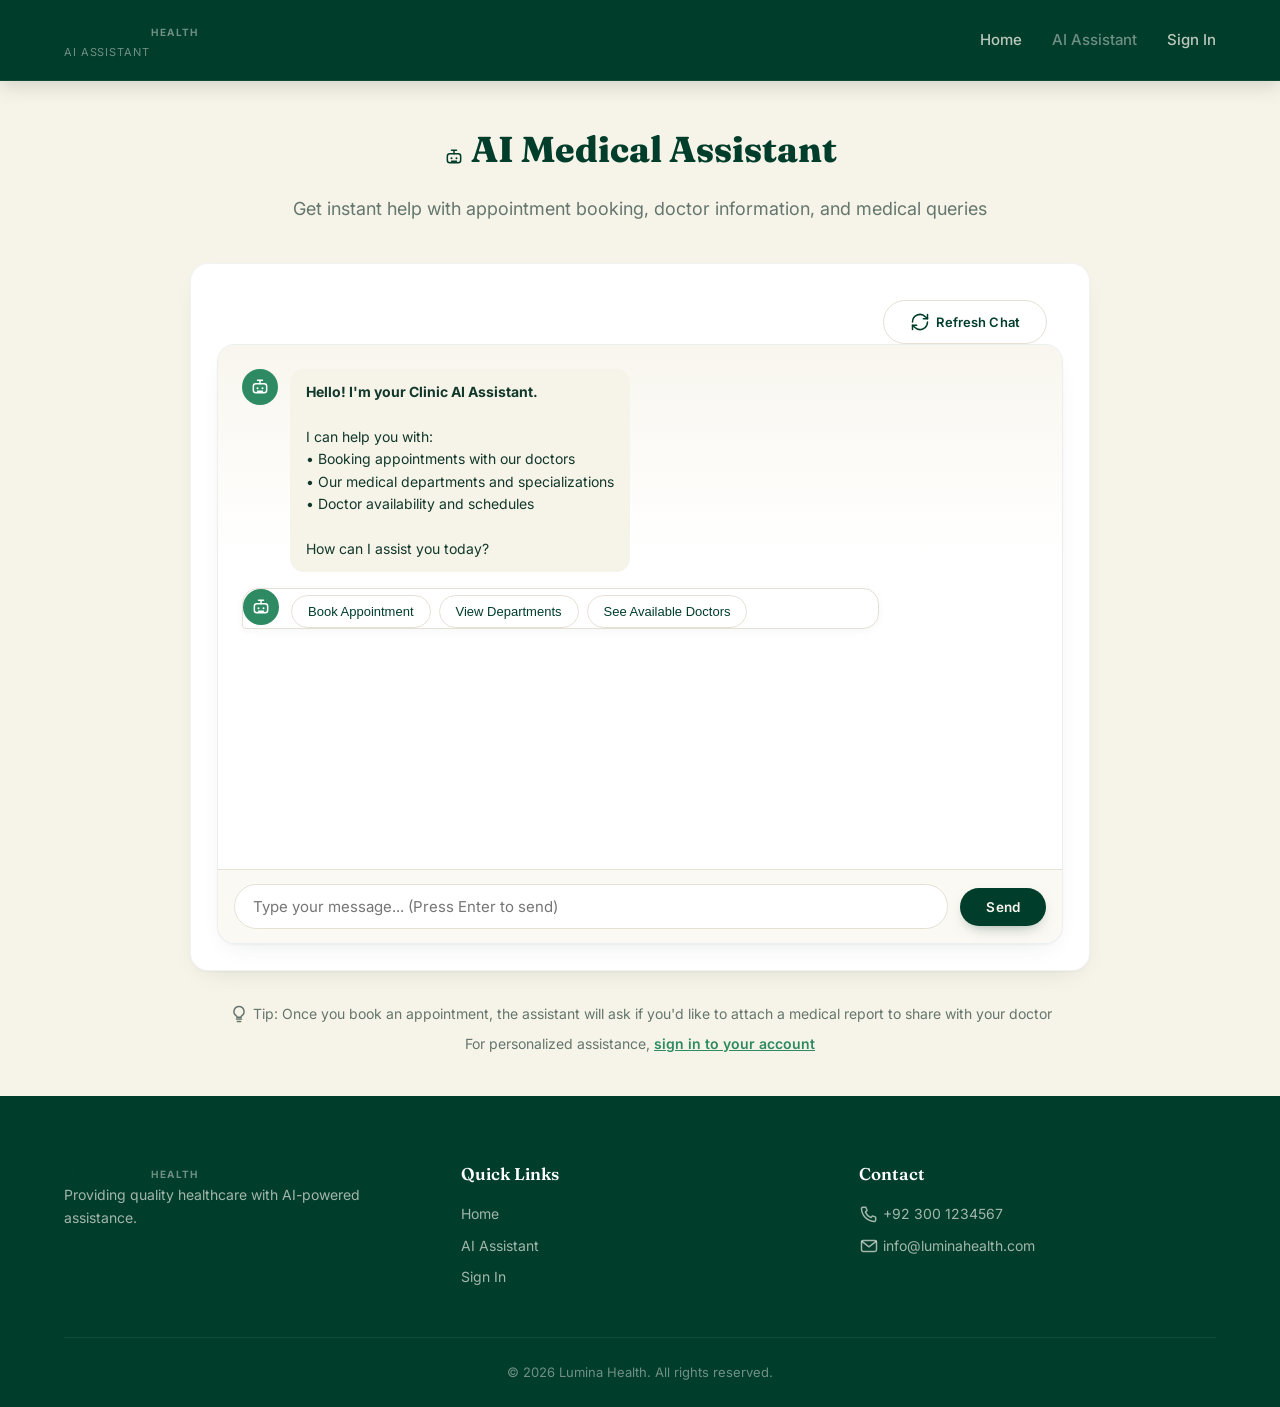
<file: frontend/ai-chat.html>
<!DOCTYPE html>
<html lang="en">
<head>
  <meta charset="UTF-8">
  <meta name="viewport" content="width=device-width, initial-scale=1.0">
  <title>AI Assistant - Lumina Health</title>
  <link rel="preconnect" href="https://fonts.googleapis.com">
  <link href="https://fonts.googleapis.com/css2?family=Inter:wght@300;400;500;600;700;800&family=Fraunces:ital,opsz,wght@0,9..144,400;0,9..144,500;0,9..144,600;1,9..144,400;1,9..144,500&display=swap" rel="stylesheet">
  <link rel="stylesheet" href="css/style.css">
</head>
<body>
  <!-- Navigation -->
  <nav class="navbar">
    <div class="container">
      <div class="nav-content">
        <div class="logo">
          <span class="logo-icon"><svg class="icon" viewBox="0 0 24 24" fill="none" stroke="currentColor" stroke-width="1.8" stroke-linecap="round" stroke-linejoin="round" aria-hidden="true"><path d="M4 21V7a2 2 0 0 1 2-2h5V3h2v2h5a2 2 0 0 1 2 2v14"/><path d="M4 21h16"/><path d="M9 21v-4h6v4"/><path d="M12 8v4M10 10h4"/></svg></span>
          <div class="logo-text">
            <div class="logo-name">Lumina</div>
            <div class="logo-tagline">AI Assistant</div>
          </div>
        </div>
        <button class="mobile-menu-btn" id="mobileMenuBtn">
          <span></span>
          <span></span>
          <span></span>
        </button>
        <div class="nav-links" id="navLinks">
          <a href="index.html" class="nav-link">Home</a>
          <a href="ai-chat.html" class="nav-link active">AI Assistant</a>
          <a href="login.html" class="nav-link">Sign In</a>
        </div>
      </div>
    </div>
  </nav>

  <!-- AI Chat Section -->
  <section style="padding: 40px 0; min-height: calc(100vh - 200px); background: var(--bg-alt);">
    <div class="container">
      <div style="text-align: center; margin-bottom: 40px;" data-reveal>
        <h1 style="font-size: 36px; font-weight: 800; margin-bottom: 16px;"><svg class="icon" viewBox="0 0 24 24" fill="none" stroke="currentColor" stroke-width="1.8" stroke-linecap="round" stroke-linejoin="round" aria-hidden="true"><rect x="4" y="8" width="16" height="11" rx="3"/><path d="M12 8V4M9 4h6"/><circle cx="9" cy="13.5" r="1.2" fill="currentColor" stroke="none"/><circle cx="15" cy="13.5" r="1.2" fill="currentColor" stroke="none"/><path d="M9 17h6"/></svg> AI Medical Assistant</h1>
        <p style="color: var(--text-light); font-size: 18px;">Get instant help with appointment booking, doctor information, and medical queries</p>
      </div>

      <div class="card" style="max-width: 900px; margin: 0 auto;" data-reveal>
        <div style="display: flex; justify-content: flex-end; padding: 10px 16px 0;">
          <button type="button" class="btn btn-ghost" id="refresh-chat-btn" onclick="refreshChat()" style="display:inline-flex; align-items:center; gap:6px; font-size: 13px;" title="Start a fresh conversation">
            <svg class="icon" viewBox="0 0 24 24" fill="none" stroke="currentColor" stroke-width="1.8" stroke-linecap="round" stroke-linejoin="round" aria-hidden="true"><path d="M3 12a9 9 0 0 1 15.4-6.36L21 8"/><path d="M21 3v5h-5"/><path d="M21 12a9 9 0 0 1-15.4 6.36L3 16"/><path d="M3 21v-5h5"/></svg>
            Refresh Chat
          </button>
        </div>
        <div class="chat-container" style="height: 600px;">
          <div class="chat-messages" id="chat-messages">
            <div class="chat-message">
              <div class="chat-avatar"><svg class="icon" viewBox="0 0 24 24" fill="none" stroke="currentColor" stroke-width="1.8" stroke-linecap="round" stroke-linejoin="round" aria-hidden="true"><rect x="4" y="8" width="16" height="11" rx="3"/><path d="M12 8V4M9 4h6"/><circle cx="9" cy="13.5" r="1.2" fill="currentColor" stroke="none"/><circle cx="15" cy="13.5" r="1.2" fill="currentColor" stroke="none"/><path d="M9 17h6"/></svg></div>
              <div class="chat-bubble">
                <strong>Hello! I'm your Clinic AI Assistant.</strong><br><br>
                I can help you with:<br>
                • Booking appointments with our doctors<br>
                • Our medical departments and specializations<br>
                • Doctor availability and schedules<br><br>
                How can I assist you today?
              </div>
            </div>
          </div>
          <div class="chat-input-area">
            <!-- No always-visible attach icon: the assistant offers an
                 attach button inline in the chat only when it actually
                 needs a file (right after booking an appointment). -->
            <input type="file" id="chat-file-input" style="position: fixed; bottom: 0; left: 0; width: 1px; height: 1px; opacity: 0;" accept=".pdf,image/*">
            <input type="text" class="chat-input" id="chat-input" placeholder="Type your message... (Press Enter to send)">
            <button type="button" class="btn btn-primary" onclick="sendChatMessage()" id="send-btn">Send</button>
          </div>
        </div>
      </div>

      <div style="text-align: center; margin-top: 32px; transition-delay: .1s;" data-reveal>
        <p style="color: var(--text-light); font-size: 14px;">
          <svg class="icon" viewBox="0 0 24 24" fill="none" stroke="currentColor" stroke-width="1.8" stroke-linecap="round" stroke-linejoin="round" aria-hidden="true"><path d="M9 18h6M10 21h4"/><path d="M12 3a6 6 0 0 0-3.5 10.9c.6.5 1 1.2 1 2.1h5c0-.9.4-1.6 1-2.1A6 6 0 0 0 12 3Z"/></svg> Tip: Once you book an appointment, the assistant will ask if you'd like to attach a medical report to share with your doctor
        </p>
        <p style="color: var(--text-light); font-size: 14px; margin-top: 8px;">
          For personalized assistance, <a href="login.html" style="color: var(--primary); font-weight: 600;">sign in to your account</a>
        </p>
      </div>
    </div>
  </section>

  <!-- Footer -->
  <footer class="footer">
    <div class="container">
      <div class="footer-content">
        <div class="footer-section">
          <div class="logo">
            <span class="logo-icon"><svg class="icon" viewBox="0 0 24 24" fill="none" stroke="currentColor" stroke-width="1.8" stroke-linecap="round" stroke-linejoin="round" aria-hidden="true"><path d="M4 21V7a2 2 0 0 1 2-2h5V3h2v2h5a2 2 0 0 1 2 2v14"/><path d="M4 21h16"/><path d="M9 21v-4h6v4"/><path d="M12 8v4M10 10h4"/></svg></span>
            <div class="logo-text">
              <div class="logo-name">Lumina</div>
            </div>
          </div>
          <p>Providing quality healthcare with AI-powered assistance.</p>
        </div>
        <div class="footer-section">
          <h4>Quick Links</h4>
          <a href="index.html">Home</a>
          <a href="ai-chat.html">AI Assistant</a>
          <a href="login.html">Sign In</a>
        </div>
        <div class="footer-section">
          <h4>Contact</h4>
          <p><svg class="icon" viewBox="0 0 24 24" fill="none" stroke="currentColor" stroke-width="1.8" stroke-linecap="round" stroke-linejoin="round" aria-hidden="true"><path d="M5 4h3.2l1.5 4-2 1.5a12 12 0 0 0 6.8 6.8l1.5-2 4 1.5V19a2 2 0 0 1-2.2 2A16 16 0 0 1 3 5.2 2 2 0 0 1 5 4Z"/></svg> +92 300 1234567</p>
          <p><svg class="icon" viewBox="0 0 24 24" fill="none" stroke="currentColor" stroke-width="1.8" stroke-linecap="round" stroke-linejoin="round" aria-hidden="true"><rect x="3" y="5.5" width="18" height="13" rx="2"/><path d="M3.5 6.5 12 13l8.5-6.5"/></svg> info@luminahealth.com</p>
        </div>
      </div>
      <div class="footer-bottom">
        <p>&copy; 2026 Lumina Health. All rights reserved.</p>
      </div>
    </div>
  </footer>

  <script src="js/icons.js"></script>
  <script src="js/config.js"></script>
  <script src="js/portal-ui.js"></script>
  <script src="js/ai-chat-public.js"></script>
  <script src="js/scroll-reveal.js"></script>
</body>
</html>
</file>
<file: frontend/css/style.css>
/* ============================================================
   LUMINA HEALTH — Design System
   Shared across every page (public site + patient/doctor/admin
   portals + login + AI assistant). Every class/id kept identical
   to the original so js/*.js keeps working untouched — only the
   visual language changed.
   ============================================================ */

* { margin: 0; padding: 0; box-sizing: border-box; }

:root {
  /* ---- Brand palette: exact tokens from design spec ---- */
  --charcoal:      #003D2B;   /* dark forest green — sidebar */
  --charcoal-2:     #00563E;
  --sage:          #2D8A62;   /* success / primary interactive green */
  --sage-dark:     #063B2B;   /* deep green — hover / emphasis */
  --sage-light:    #6F8F82;   /* muted green */
  --sage-pale:     #E6F0EA;   /* soft green */
  --gold:          #C9A227;   /* accent gold */
  --gold-bright:   #D4AF37;
  --cream:         #F8F6EE;
  --cream-deep:    #F6F3E8;
  --rust:          #D94A4A;   /* danger */

  /* ---- Mapped to original variable names (used throughout the app) ---- */
  --primary:       var(--sage);
  --primary-dark:  var(--sage-dark);
  --primary-light: var(--sage-light);
  --secondary:     var(--gold);
  --success:       #2D8A62;
  --danger:        var(--rust);
  --warning:       #D99A28;
  --text:          #12382B;
  --text-light:    #64766D;
  --bg:            var(--cream);
  --bg-alt:        var(--cream-deep);
  --bg-card:       #FFFFFF;
  --border:        #E5E1D3;
  --shadow:        0 1px 2px rgba(0, 61, 43, 0.07), 0 6px 16px -8px rgba(0, 61, 43, 0.14);
  --shadow-lg:     0 24px 48px -20px rgba(0, 61, 43, 0.32);
  --radius:        14px;

  --font-serif: 'Fraunces', Georgia, 'Times New Roman', serif;
  --font-sans:  'Inter', -apple-system, BlinkMacSystemFont, 'Segoe UI', sans-serif;
}

body {
  font-family: var(--font-sans);
  color: var(--text);
  background: var(--bg);
  line-height: 1.6;
  overflow-x: hidden;
}

h1, h2, h3, .section-title, .card-title, .modal-title,
.stat-value, .stat-big, .logo-name {
  font-family: var(--font-serif);
}

.container { max-width: 1200px; margin: 0 auto; padding: 0 24px; }

/* ============================= NAVBAR ============================= */
.navbar {
  background: var(--charcoal);
  border-bottom: 1px solid rgba(255,255,255,0.06);
  position: sticky;
  top: 0;
  z-index: 1000;
  box-shadow: 0 4px 20px rgba(0,0,0,0.15);
}

.nav-content {
  display: flex;
  align-items: center;
  justify-content: space-between;
  padding: 18px 0;
}

.logo {
  display: flex;
  align-items: center;
  gap: 10px;
  text-decoration: none;
  color: var(--cream);
}

.logo-icon { display: none; } /* wordmark-only logo, per brand guide */

.logo-text { display: flex; flex-direction: column; }

.logo-name {
  font-size: 22px;
  font-weight: 600;
  font-style: italic;
  line-height: 1.1;
  color: #FDFCF7;
  letter-spacing: 0.01em;
}

.logo-name::after {
  content: 'HEALTH';
  display: inline-block;
  font-family: var(--font-sans);
  font-style: normal;
  font-size: 10px;
  font-weight: 700;
  letter-spacing: 0.14em;
  color: var(--sage-light);
  vertical-align: middle;
  margin-left: 8px;
}

.logo-tagline {
  font-size: 11px;
  letter-spacing: 0.08em;
  text-transform: uppercase;
  color: var(--sage-light);
  margin-top: 2px;
}

.mobile-menu-btn {
  display: none;
  flex-direction: column;
  gap: 5px;
  background: none;
  border: none;
  cursor: pointer;
  padding: 8px;
}

.mobile-menu-btn span { width: 24px; height: 2px; background: var(--cream); transition: 0.3s; }

.nav-links { display: flex; align-items: center; gap: 30px; }

.nav-link {
  text-decoration: none;
  color: rgba(250, 247, 239, 0.75);
  font-weight: 500;
  font-size: 15px;
  transition: color 0.2s;
}

.nav-link:hover, .nav-link.active { color: var(--sage-light); }

.nav-buttons { display: flex; gap: 12px; }

/* ============================= BUTTONS ============================= */
.btn {
  display: inline-flex;
  align-items: center;
  justify-content: center;
  gap: 8px;
  padding: 11px 26px;
  border-radius: 999px;
  font-size: 15px;
  font-weight: 600;
  text-decoration: none;
  border: none;
  cursor: pointer;
  transition: all 0.2s;
  font-family: inherit;
  letter-spacing: 0.01em;
}

.btn-primary { background: var(--sage); color: #ffffff; }
.btn-primary:hover { background: var(--sage-dark); transform: translateY(-1px); box-shadow: 0 8px 20px -8px rgba(6,59,43,0.55); }

.btn-outline { background: transparent; color: var(--charcoal); border: 1.5px solid var(--charcoal); }
.btn-outline:hover { background: var(--charcoal); color: var(--cream); }

.btn-ghost { background: var(--bg-alt); color: var(--text); border: 1px solid var(--border); }
.btn-ghost:hover { background: var(--border); }

.btn-danger { background: var(--rust); color: white; }
.btn-danger:hover { background: #9c362d; }

.btn-lg { padding: 15px 34px; font-size: 16px; }
.btn-sm { padding: 7px 18px; font-size: 13px; border-radius: 999px; }

/* ============================= SECTIONS ============================= */
.section { padding: 96px 0; }
.section-alt { background: var(--bg-alt); }

.section-header { text-align: center; margin-bottom: 56px; }

.section-eyebrow {
  display: inline-block;
  font-size: 12px;
  font-weight: 700;
  letter-spacing: 0.18em;
  text-transform: uppercase;
  color: var(--sage-dark);
  margin-bottom: 12px;
}

.section-title { font-size: 42px; font-weight: 500; margin-bottom: 14px; color: var(--charcoal); }
.section-subtitle { font-size: 18px; color: var(--text-light); max-width: 560px; margin: 0 auto; }

/* ============================= SERVICES ============================= */
.services-grid { display: grid; grid-template-columns: repeat(auto-fit, minmax(300px, 1fr)); gap: 24px; }

.service-card {
  background: var(--bg-card);
  padding: 36px 32px;
  border-radius: var(--radius);
  border: 1px solid var(--border);
  transition: all 0.3s;
  text-align: left;
}

.service-card:hover { transform: translateY(-5px); box-shadow: var(--shadow-lg); border-color: var(--sage); }
.service-icon {
  width: 52px; height: 52px;
  display: flex; align-items: center; justify-content: center;
  border-radius: 14px;
  background: var(--sage-pale);
  color: var(--sage-dark);
  margin-bottom: 18px;
  transition: background 0.3s, color 0.3s;
}
.service-icon svg { width: 24px; height: 24px; }
.service-card:hover .service-icon { background: var(--sage); color: #fff; }
.service-card h3 { font-family: var(--font-serif); font-size: 21px; font-weight: 600; margin-bottom: 10px; color: var(--charcoal); }
.service-card p { color: var(--text-light); font-size: 15px; }

/* ============================= DOCTORS ============================= */
.doctors-grid { display: grid; grid-template-columns: repeat(auto-fill, minmax(280px, 1fr)); gap: 24px; }

.doctor-card {
  background: var(--bg-card);
  border-radius: var(--radius);
  border: 1px solid var(--border);
  overflow: hidden;
  transition: all 0.3s;
}

.doctor-card:hover { transform: translateY(-5px); box-shadow: var(--shadow-lg); }

.doctor-header {
  padding: 28px 24px;
  text-align: center;
  background: var(--charcoal);
}

.doctor-avatar {
  width: 76px; height: 76px;
  background: var(--sage-pale);
  border-radius: 50%;
  display: flex; align-items: center; justify-content: center;
  color: var(--sage-dark);
  margin: 0 auto 14px;
}
.doctor-avatar svg { width: 34px; height: 34px; }

.doctor-name { font-family: var(--font-serif); font-size: 19px; font-weight: 600; color: #fff; margin-bottom: 4px; }
.doctor-specialty { font-size: 13px; letter-spacing: 0.04em; text-transform: uppercase; color: var(--sage-light); }
.doctor-body { padding: 22px; }
.doctor-info { display: flex; flex-direction: column; gap: 8px; margin-bottom: 16px; }
.info-item { display: flex; align-items: center; gap: 10px; font-size: 14px; color: var(--text-light); }
.info-item svg { width: 16px; height: 16px; color: var(--sage-dark); flex-shrink: 0; }

.doctor-badge { display: inline-flex; align-items: center; gap: 6px; padding: 6px 14px; border-radius: 999px; font-size: 12px; font-weight: 700; letter-spacing: 0.03em; }
.doctor-badge svg { width: 13px; height: 13px; }
.badge-available { background: #DCEFE4; color: #1F6B49; }
.badge-unavailable { background: #F7DADA; color: #A5342E; }

/* ============================= FEATURES ============================= */
.features-grid { display: grid; grid-template-columns: repeat(auto-fit, minmax(260px, 1fr)); gap: 32px; }
.feature-card { text-align: left; padding: 8px; }
.feature-icon {
  width: 56px; height: 56px;
  display: flex; align-items: center; justify-content: center;
  border-radius: 14px;
  background: var(--charcoal);
  color: var(--sage-light);
  margin-bottom: 18px;
}
.feature-icon svg { width: 26px; height: 26px; }
.feature-card h3 { font-family: var(--font-serif); font-size: 20px; font-weight: 600; margin-bottom: 10px; color: var(--charcoal); }
.feature-card p { color: var(--text-light); font-size: 15px; line-height: 1.6; }

/* ============================= ABOUT ============================= */
.about-content { display: grid; grid-template-columns: 1fr 1fr; gap: 64px; align-items: center; }
.about-text p { font-size: 16px; color: var(--text-light); margin-bottom: 16px; line-height: 1.8; }
.about-features { display: grid; grid-template-columns: 1fr 1fr; gap: 14px; margin-top: 26px; }
.about-feature { font-size: 15px; font-weight: 600; color: var(--sage-dark); }
.about-image { display: flex; flex-direction: column; gap: 20px; }

.about-stat-card {
  background: var(--charcoal);
  padding: 36px;
  border-radius: var(--radius);
  text-align: center;
  color: #fff;
}
.about-stat-card .stat-label { color: var(--sage-light); }
.stat-big { font-size: 52px; font-weight: 500; color: #fff; line-height: 1; }

/* ============================= CONTACT ============================= */
.contact-grid { display: grid; grid-template-columns: repeat(auto-fit, minmax(280px, 1fr)); gap: 24px; }
.contact-card { background: var(--bg-card); padding: 36px 32px; border-radius: var(--radius); border: 1px solid var(--border); text-align: left; transition: all 0.3s; }
.contact-card:hover { transform: translateY(-5px); box-shadow: var(--shadow-lg); }
.contact-icon {
  width: 52px; height: 52px;
  display: flex; align-items: center; justify-content: center;
  border-radius: 14px;
  background: var(--sage-pale);
  color: var(--sage-dark);
  margin-bottom: 16px;
}
.contact-icon svg { width: 24px; height: 24px; }
.contact-card h3 { font-family: var(--font-serif); font-size: 20px; font-weight: 600; margin-bottom: 10px; color: var(--charcoal); }
.contact-card p { color: var(--text-light); font-size: 15px; margin-bottom: 4px; }

/* ============================= FOOTER ============================= */
.footer { background: var(--charcoal); color: var(--cream); padding: 64px 0 24px; }
.footer-content { display: grid; grid-template-columns: repeat(auto-fit, minmax(240px, 1fr)); gap: 40px; margin-bottom: 40px; }
.footer-section h4 { font-family: var(--font-serif); font-size: 17px; font-weight: 600; margin-bottom: 16px; color: #fff; }
.footer-section p, .footer-section a { color: rgba(250, 247, 239, 0.65); text-decoration: none; display: block; margin-bottom: 9px; font-size: 14px; }
.footer-section a:hover { color: var(--sage-light); }
.footer-bottom { text-align: center; padding-top: 24px; border-top: 1px solid rgba(255,255,255,0.08); }
.footer-bottom p { color: rgba(250, 247, 239, 0.45); font-size: 13px; }

.loading-spinner { text-align: center; padding: 40px; color: var(--text-light); }

/* ============================= ICONS (SVG, replacing emoji) ============================= */
.icon { width: 20px; height: 20px; display: inline-block; vertical-align: -5px; flex-shrink: 0; }
.logo-icon svg { width: 26px; height: 26px; }
.sidebar-link-icon { display: inline-flex; }
.sidebar-link-icon svg { width: 20px; height: 20px; }
.chat-avatar svg { width: 20px; height: 20px; }
.stat-icon { display: flex; align-items: center; justify-content: center; margin-bottom: 12px; color: var(--primary); }
.stat-icon svg { width: 36px; height: 36px; }
.contact-card p .icon, .doctor-header .icon { margin-right: 6px; }
.modal-close svg { width: 22px; height: 22px; }

/* ============================= RESPONSIVE (public site) ============================= */
@media (max-width: 968px) {
  .about-content { grid-template-columns: 1fr; }
  .mobile-menu-btn { display: flex; }
  .nav-links {
    position: absolute; top: 100%; left: 0; right: 0;
    background: var(--charcoal);
    flex-direction: column; padding: 24px; gap: 16px;
    box-shadow: var(--shadow-lg);
    transform: translateY(-100%); opacity: 0; pointer-events: none; transition: all 0.3s;
  }
  .nav-links.active { transform: translateY(0); opacity: 1; pointer-events: auto; }
  .nav-buttons { width: 100%; flex-direction: column; }
  .nav-buttons .btn { width: 100%; }
}

@media (max-width: 640px) {
  .section { padding: 64px 0; }
  .section-title { font-size: 30px; }
  .services-grid, .doctors-grid { grid-template-columns: 1fr; }
}

/* ============================= PORTAL LAYOUT (admin/doctor/patient) ============================= */
.portal-container { min-height: 100vh; display: flex; }

/* Slim utility bar above the page header, spanning the main column only —
   mirrors the reference dashboard's "MediCore Portal … St. Catherine's | Admin" strip. */
.topbar {
  display: flex; align-items: center; justify-content: space-between;
  padding: 14px 36px;
  background: var(--cream);
  border-bottom: 1px solid var(--border);
}
.topbar-left { display: flex; align-items: center; gap: 14px; }
.topbar-toggle {
  width: 34px; height: 34px; flex-shrink: 0;
  display: flex; align-items: center; justify-content: center;
  border-radius: 8px; border: 1px solid var(--border);
  background: #fff; color: var(--charcoal); cursor: pointer;
}
.topbar-toggle:hover { background: var(--bg-alt); }
.topbar-toggle svg { width: 17px; height: 17px; }
.topbar-title { font-family: var(--font-serif); font-weight: 700; font-size: 17px; color: var(--charcoal); }
.topbar-right { display: flex; align-items: center; gap: 10px; font-size: 13.5px; color: var(--text-light); }
.topbar-right .topbar-divider { color: var(--border); }
.topbar-right .topbar-role { font-weight: 700; color: var(--charcoal); }

/* Sidebar section labels ("Main", "Departments", "Administration") */
.sidebar-group-label {
  font-size: 11px; font-weight: 700; text-transform: uppercase; letter-spacing: 0.09em;
  color: rgba(255,255,255,0.36);
  margin: 18px 12px 8px;
}
.sidebar-group-label:first-of-type { margin-top: 0; }

/* Sidebar user row (avatar + name/role) above the logout button */
.sidebar-user { display: flex; align-items: center; gap: 10px; padding: 10px; background: rgba(255,255,255,0.06); border-radius: 10px; margin-bottom: 12px; }
.sidebar-user-avatar {
  width: 36px; height: 36px; border-radius: 50%; flex-shrink: 0;
  background: var(--sage); color: #fff;
  display: flex; align-items: center; justify-content: center;
}
.sidebar-user-avatar svg { width: 18px; height: 18px; }
.sidebar-user-info { min-width: 0; }
.sidebar-user-name { font-weight: 600; font-size: 13.5px; color: #fff; white-space: nowrap; overflow: hidden; text-overflow: ellipsis; }
.sidebar-user-role { font-size: 11.5px; color: rgba(255,255,255,0.55); white-space: nowrap; overflow: hidden; text-overflow: ellipsis; }

.portal-sidebar {
  width: 264px;
  background: var(--charcoal);
  padding: 28px 20px;
  display: flex;
  flex-direction: column;
  gap: 6px;
}

.portal-sidebar .logo { display: flex; align-items: center; gap: 10px; margin-bottom: 32px; padding: 0 8px; }
.portal-sidebar .logo-name { font-size: 19px; }
.portal-sidebar .logo-name::after { content: none; }
.portal-sidebar .logo-tagline { color: rgba(255,255,255,0.55); }

.portal-sidebar .logo-icon {
  display: flex; align-items: center; justify-content: center;
  width: 34px; height: 34px; flex-shrink: 0;
  border-radius: 9px;
  background: var(--sage);
  color: #fff;
}
.portal-sidebar .logo-icon svg { width: 19px; height: 19px; }

.portal-main { flex: 1; background: var(--bg-alt); overflow-y: auto; }

.portal-header { background: var(--bg-card); border-bottom: 1px solid var(--border); padding: 26px 36px; }
.portal-content { padding: 32px 36px; }

.sidebar-link {
  display: flex; align-items: center; gap: 12px;
  padding: 11px 16px; border-radius: 10px;
  text-decoration: none;
  color: rgba(250, 247, 239, 0.68);
  font-weight: 500; font-size: 14.5px;
  transition: all 0.2s;
}
.sidebar-link:hover { background: rgba(255,255,255,0.08); color: #fff; }
.sidebar-link.active { background: #F4F2E9; color: var(--charcoal); font-weight: 700; box-shadow: 0 4px 14px rgba(0,0,0,0.22); border-left: 3px solid var(--sage); padding-left: 13px; }
.sidebar-link.active .sidebar-link-icon { color: var(--sage-dark); }
.sidebar-link-icon { font-size: 18px; }

/* ============================= CARDS / TABLES / FORMS ============================= */
.card { background: var(--bg-card); border: 1px solid var(--border); border-radius: var(--radius); padding: 26px; box-shadow: var(--shadow); transition: box-shadow 0.2s, transform 0.2s; }
.card-header { display: flex; align-items: center; justify-content: space-between; margin-bottom: 20px; }
.card-title { font-size: 20px; font-weight: 600; color: var(--charcoal); }

/* KPI / stat cards on dashboards: existing markup is
   <div class="card" style="text-align:center"><div class="stat-icon">…</div><div>value</div><div>label</div></div>
   — reflow it into a left-aligned number with a rounded icon badge pinned
   top-right, matching a standard hospital-dashboard KPI card. No HTML edits
   required. */
.card:has(> .stat-icon) {
  position: relative;
  text-align: left !important;
  padding: 22px 24px 24px;
}
.card:has(> .stat-icon):hover { box-shadow: var(--shadow-lg); transform: translateY(-2px); }
.card:has(> .stat-icon) > div:nth-child(2) { margin-top: 2px; }
.card:has(> .stat-icon) > div:nth-child(3) {
  font-weight: 600; text-transform: uppercase; letter-spacing: 0.04em; font-size: 12px !important;
  order: -1; margin-bottom: 6px;
}
.card:has(> .stat-icon) { display: flex; flex-direction: column; }
.stat-icon {
  position: absolute; top: 20px; right: 20px;
  width: 42px; height: 42px; margin-bottom: 0;
  border-radius: 11px;
  background: var(--bg-alt);
  border: 1px solid var(--border);
  color: var(--charcoal);
}
.stat-icon svg { width: 20px; height: 20px; }

.table { width: 100%; border-collapse: collapse; }
.table thead th {
  background: var(--bg-alt); padding: 12px 16px; text-align: left;
  font-size: 12px; font-weight: 700; text-transform: uppercase; letter-spacing: 0.04em;
  color: var(--text-light); border-bottom: 1px solid var(--border);
}
.table tbody td { padding: 14px 16px; border-bottom: 1px solid var(--border); font-size: 14px; }
.table tbody tr:hover { background: var(--bg-alt); }

.badge { display: inline-flex; align-items: center; gap: 4px; padding: 5px 13px; border-radius: 999px; font-size: 12px; font-weight: 700; }
.badge-success { background: #DCEFE4; color: #1F6B49; }
.badge-warning { background: #F7E4BC; color: #8A6614; }
.badge-danger  { background: #F7DADA; color: #A5342E; }
.badge-info    { background: #DCE6EF; color: #2E5273; }

.form-group { margin-bottom: 18px; }
.form-grid { display: grid; grid-template-columns: repeat(auto-fit, minmax(180px, 1fr)); gap: 16px; align-items: end; }
.form-label { display: block; font-size: 14px; font-weight: 600; margin-bottom: 7px; color: var(--charcoal); }
.form-input, .form-select, .form-textarea {
  width: 100%; padding: 11px 15px;
  border: 1px solid var(--border); border-radius: 10px;
  font-size: 15px; font-family: inherit; background: #fff;
  transition: border 0.2s, box-shadow 0.2s; color: var(--text);
}
.form-input:focus, .form-select:focus, .form-textarea:focus {
  outline: none; border-color: var(--sage); box-shadow: 0 0 0 3px var(--sage-pale);
}
.password-wrapper { position: relative; }
.password-input { padding-right: 44px; }
.password-toggle {
  position: absolute; right: 10px; top: 50%; transform: translateY(-50%);
  background: none; border: none; padding: 4px; cursor: pointer;
  display: flex; align-items: center; color: var(--text-light);
}
.password-toggle:hover { color: var(--charcoal); }
.form-textarea { resize: vertical; min-height: 100px; }

/* Searchable dropdown (medicine / dosage / duration autocomplete) */
.autocomplete-wrapper { position: relative; }
.autocomplete-dropdown {
  display: none;
  position: absolute;
  z-index: 60;
  top: calc(100% + 4px);
  left: 0; right: 0;
  max-height: 230px;
  overflow-y: auto;
  background: #fff;
  border: 1px solid var(--border);
  border-radius: 10px;
  box-shadow: var(--shadow-lg);
}
.autocomplete-item {
  padding: 9px 15px;
  font-size: 14px;
  cursor: pointer;
  color: var(--text);
  border-bottom: 1px solid var(--border);
}
.autocomplete-item:last-child { border-bottom: none; }
.autocomplete-item:hover,
.autocomplete-item.active {
  background: var(--sage-pale);
  color: var(--sage-dark);
}
.autocomplete-item-empty {
  padding: 9px 15px;
  font-size: 13px;
  color: var(--text-light);
  cursor: default;
}

.alert { padding: 14px 18px; border-radius: 12px; margin-bottom: 16px; font-size: 14px; }
.alert-success { background: var(--sage-pale); color: var(--sage-dark); border: 1px solid var(--sage-light); }
.alert-error   { background: #F7DADA; color: #A5342E; border: 1px solid #E9B7B3; }
.alert-info    { background: #DCE6EF; color: #2E5273; border: 1px solid #B9CCDD; }

/* ============================= CHAT ============================= */
.chat-container { display: flex; flex-direction: column; height: calc(100vh - 200px); background: var(--bg-card); border-radius: var(--radius); border: 1px solid var(--border); overflow: hidden; }
.chat-messages { flex: 1; padding: 24px; overflow-y: auto; display: flex; flex-direction: column; gap: 16px; }
.chat-message { display: flex; gap: 12px; max-width: 80%; }
.chat-message.user { align-self: flex-end; flex-direction: row-reverse; }
.chat-avatar { width: 36px; height: 36px; border-radius: 50%; background: var(--sage); color: white; display: flex; align-items: center; justify-content: center; font-size: 18px; flex-shrink: 0; }
.chat-bubble { background: var(--bg-alt); padding: 12px 16px; border-radius: 14px; font-size: 14px; line-height: 1.6; }
.chat-message.user .chat-bubble { background: var(--charcoal); color: #fff; }
.chat-bubble ul { margin: 8px 0; padding-left: 20px; }
.chat-bubble li { margin-bottom: 4px; }
.chat-bubble strong { font-weight: 700; }
.chat-input-area { padding: 16px 24px; border-top: 1px solid var(--border); display: flex; gap: 12px; align-items: center; }
.chat-input { flex: 1; padding: 11px 16px; border: 1px solid var(--border); border-radius: 999px; font-size: 15px; font-family: inherit; }
.chat-suggestions { display: flex; flex-wrap: wrap; gap: 8px; margin-top: 6px; }
.suggestion-btn { padding: 8px 16px; border: 1px solid var(--border); border-radius: 999px; background: var(--bg-card); font-size: 13px; cursor: pointer; color: var(--charcoal); transition: all .15s; }
.suggestion-btn:hover { background: var(--sage); color: #fff; border-color: var(--sage); }

/* ============================= MODAL ============================= */
.modal-overlay { position: fixed; inset: 0; background: rgba(0, 61, 43, 0.55); display: flex; align-items: center; justify-content: center; z-index: 2000; opacity: 0; pointer-events: none; transition: opacity 0.2s; }
.modal-overlay.active { opacity: 1; pointer-events: auto; }

/* Stacking: View EMR stays under form modals (prescription, vitals, etc.) */
#emr-view-modal.modal-overlay { z-index: 2000; }
#emr-modal.modal-overlay { z-index: 2300; }
#admit-patient-modal.modal-overlay { z-index: 2300; }
#admission-detail-modal.modal-overlay { z-index: 2200; }
/* Nested modal content should scroll above backdrop */
#emr-modal .modal { position: relative; z-index: 2301; }

.modal { background: var(--bg-card); border-radius: var(--radius); max-width: 600px; width: 90%; max-height: 90vh; overflow-y: auto; box-shadow: 0 30px 70px rgba(0,0,0,0.35); }
.modal-header { padding: 24px; border-bottom: 1px solid var(--border); display: flex; align-items: center; justify-content: space-between; }
.modal-title { font-size: 20px; font-weight: 600; color: var(--charcoal); }
.modal-close { background: none; border: none; font-size: 24px; cursor: pointer; color: var(--text-light); }
.modal-body { padding: 24px; }
.modal-footer { padding: 16px 24px; border-top: 1px solid var(--border); display: flex; gap: 12px; justify-content: flex-end; }

/* ============================= PORTAL RESPONSIVE ============================= */
@media (max-width: 900px) {
  .portal-container { flex-direction: column; }
  .portal-sidebar {
    position: fixed; top: 0; left: 0; height: 100vh; width: 272px; max-width: 82vw;
    z-index: 2600; transform: translateX(-100%);
    transition: transform 0.28s cubic-bezier(0.16, 0.8, 0.24, 1);
    flex-direction: column; padding: 24px 18px; overflow-y: auto;
  }
  .portal-sidebar.open { transform: translateX(0); box-shadow: 0 0 48px rgba(0,0,0,0.4); }
  .portal-sidebar .logo { display: flex; }
  .sidebar-link { flex-shrink: 0; }
  .sidebar-link span:last-child { display: inline; }
  .portal-sidebar > div[style*="margin-top: auto"] { display: block; }
  .sidebar-overlay {
    position: fixed; inset: 0; background: rgba(0,0,0,0.45);
    z-index: 2500; opacity: 0; pointer-events: none; transition: opacity 0.25s;
  }
  .sidebar-overlay.active { opacity: 1; pointer-events: auto; }
  .portal-header { padding: 18px 16px; }
  .portal-content { padding: 18px 16px; }
  .topbar { padding: 12px 16px; }
  .topbar-right span:not(.topbar-role) { display: none; }
  .card { padding: 18px; }
  .card-header { flex-wrap: wrap; gap: 10px; }
  .dashboard-grid { grid-template-columns: 1fr !important; }
}

@media (max-width: 640px) {
  .portal-header h1 { font-size: 22px; }
  .form-grid { grid-template-columns: 1fr; }
  .card-header { flex-direction: column; align-items: flex-start; }
  .card-header > div:last-child { width: 100%; }
  .card-header .btn { width: 100%; }
  .modal { width: 94%; max-height: 94vh; }
  .modal-header, .modal-body, .modal-footer { padding: 16px; }
  .modal-footer { flex-direction: column-reverse; }
  .modal-footer .btn { width: 100%; }
  .chat-container { height: calc(100vh - 160px); }
  .chat-message { max-width: 92%; }
  .chat-input-area { padding: 12px 16px; flex-wrap: wrap; }
  .btn-lg { padding: 12px 24px; font-size: 15px; }
}

/* Tables shouldn't force the whole page to scroll sideways — only the
   card containing them scrolls, on any screen narrow enough that columns
   don't fit. */
.table-responsive { width: 100%; overflow-x: auto; -webkit-overflow-scrolling: touch; }
@media (max-width: 900px) {
  .table { min-width: 640px; }
  .card:has(.table) { overflow-x: auto; -webkit-overflow-scrolling: touch; }
}

/* ============================= PORTAL PAGE SWITCHING ============================= */
/* .page/.page.active is what js/*.js toggles — this was previously undefined,
   so every dashboard tab rendered stacked. Defining it here fixes real behaviour
   and, since CSS keyframe animations replay whenever an element goes from
   display:none back to displayed, every tab switch now gets a soft luxury
   pop-in for free — no JS changes needed. */
.page { display: none; }
.page.active {
  display: block;
  animation: pageIn 0.55s cubic-bezier(0.16, 0.8, 0.24, 1) both;
}

@keyframes pageIn {
  from { opacity: 0; transform: translateY(16px); }
  to   { opacity: 1; transform: translateY(0); }
}

/* ============================= SCROLL REVEAL ============================= */
/* Powers the "elements fade + rise into place as you scroll" effect on the
   public site. Paired with js/scroll-reveal.js (IntersectionObserver).
   Add data-reveal to any element; group siblings under a parent with
   data-reveal-group for an automatic stagger. */
[data-reveal] {
  opacity: 0;
  transform: translateY(36px);
  transition: opacity 0.9s cubic-bezier(0.16, 0.8, 0.24, 1),
              transform 0.9s cubic-bezier(0.16, 0.8, 0.24, 1);
  will-change: opacity, transform;
}
[data-reveal="left"]  { transform: translate(-44px, 0); }
[data-reveal="right"] { transform: translate(44px, 0); }
[data-reveal].is-visible {
  opacity: 1;
  transform: translate(0, 0);
}

@media (prefers-reduced-motion: reduce) {
  [data-reveal], .page.active {
    animation: none !important;
    transition: none !important;
    opacity: 1 !important;
    transform: none !important;
  }
}


/* ============================================================
   PREMIUM HMS UI — MediCore-inspired layer
   Overrides only visuals; all existing class/id contracts kept.
   ============================================================ */

:root {
  --charcoal: #003D2B;
  --charcoal-2: #00563E;
  --sage: #2D8A62;
  --sage-dark: #063B2B;
  --sage-light: #6F8F82;
  --sage-pale: #E6F0EA;
  --gold: #C9A227;
  --gold-bright: #D4AF37;
  --cream: #F8F6EE;
  --cream-deep: #F6F3E8;
  --rust: #D94A4A;
  --primary: var(--sage);
  --primary-dark: var(--sage-dark);
  --primary-light: var(--sage-light);
  --secondary: var(--gold);
  --success: #2D8A62;
  --danger: #D94A4A;
  --warning: #D99A28;
  --text: #12382B;
  --text-light: #64766D;
  --bg: var(--cream);
  --bg-alt: var(--cream-deep);
  --bg-card: #FFFFFF;
  --border: #E5E0D4;
  --shadow: 0 1px 2px rgba(6, 59, 43, 0.04), 0 10px 28px -14px rgba(6, 59, 43, 0.14);
  --shadow-lg: 0 28px 56px -24px rgba(6, 59, 43, 0.28);
  --radius: 16px;
  --font-serif: 'Fraunces', Georgia, 'Times New Roman', serif;
  --font-sans: 'Inter', -apple-system, BlinkMacSystemFont, 'Segoe UI', sans-serif;
}

body {
  background: var(--cream-deep);
  color: var(--text);
  font-family: var(--font-sans);
}

h1, h2, h3, .section-title, .card-title, .modal-title,
.stat-value, .logo-name, .topbar-title, .portal-header h1 {
  font-family: var(--font-serif);
  color: var(--charcoal);
}

/* ---- Sidebar: deep forest ---- */
.portal-sidebar {
  width: 268px;
  background: linear-gradient(180deg, #003D2B 0%, #002A1E 100%);
  padding: 24px 16px;
  border-right: none;
  box-shadow: 8px 0 32px rgba(0, 30, 20, 0.25);
}
.portal-sidebar .logo-icon {
  background: linear-gradient(135deg, #2D8A62, #1F6B4A);
  box-shadow: 0 4px 12px rgba(45, 138, 98, 0.4);
}
.portal-sidebar .logo-name {
  color: #F8F6EE;
  font-size: 20px;
  font-weight: 600;
}
.portal-sidebar .logo-tagline {
  font-size: 10px;
  letter-spacing: 0.12em;
  text-transform: uppercase;
  color: rgba(248, 246, 238, 0.45);
  font-family: var(--font-sans);
  font-weight: 600;
}

.sidebar-link {
  border-radius: 12px;
  padding: 12px 14px;
  color: rgba(248, 246, 238, 0.72);
  font-size: 14px;
}
.sidebar-link:hover {
  background: rgba(255, 255, 255, 0.07);
  color: #fff;
}
.sidebar-link.active {
  background: #F4F2E9;
  color: #003D2B;
  font-weight: 700;
  box-shadow: 0 6px 18px rgba(0, 0, 0, 0.18);
  border-left: none;
  padding-left: 14px;
}
.sidebar-link.active .sidebar-link-icon { color: #2D8A62; }

.sidebar-group-label {
  color: rgba(248, 246, 238, 0.32);
  margin: 20px 12px 8px;
  font-size: 10.5px;
  letter-spacing: 0.1em;
}

.sidebar-user {
  background: rgba(255, 255, 255, 0.06);
  border: 1px solid rgba(255, 255, 255, 0.06);
  border-radius: 14px;
}

/* ---- Topbar ---- */
.topbar {
  background: rgba(248, 246, 238, 0.92);
  backdrop-filter: blur(8px);
  padding: 12px 32px;
  border-bottom: 1px solid var(--border);
}
.topbar-title {
  font-size: 16px;
  color: var(--charcoal);
}
.topbar-right {
  color: var(--sage);
  font-weight: 500;
}
.topbar-role {
  color: var(--charcoal) !important;
}

/* ---- Main canvas ---- */
.portal-main {
  background: var(--cream-deep);
}
.portal-header {
  background: transparent;
  border-bottom: none;
  padding: 28px 36px 8px;
}
.portal-header h1 {
  font-size: 34px !important;
  font-weight: 500 !important;
  letter-spacing: -0.02em;
  color: var(--charcoal) !important;
  margin-bottom: 6px !important;
}
.portal-header p {
  color: var(--text-light) !important;
  font-size: 14px;
}
.portal-content {
  padding: 16px 36px 40px;
}

/* ---- KPI / stat cards (reference style) ---- */
.portal-content > div[style*="grid-template-columns: repeat(auto-fit"] > .card,
.portal-content .card[style*="text-align: center"] {
  text-align: left !important;
  padding: 22px 22px 18px !important;
  border-radius: 18px;
  border: 1px solid rgba(0, 61, 43, 0.06);
  box-shadow: var(--shadow);
  position: relative;
  overflow: hidden;
  background: #fff;
  transition: transform 0.18s ease, box-shadow 0.18s ease;
}
.portal-content > div[style*="grid-template-columns: repeat(auto-fit"] > .card:hover,
.portal-content .card[style*="text-align: center"]:hover {
  transform: translateY(-3px);
  box-shadow: var(--shadow-lg);
}
.portal-content .card[style*="text-align: center"] .stat-icon {
  position: absolute;
  top: 18px;
  right: 18px;
  width: 40px;
  height: 40px;
  margin: 0;
  border-radius: 12px;
  background: var(--sage-pale);
  color: var(--sage);
}
.portal-content .card[style*="text-align: center"] .stat-icon svg {
  width: 20px;
  height: 20px;
}
/* Large number */
.portal-content .card[style*="text-align: center"] [id^="total-"],
.portal-content .card[style*="text-align: center"] [id^="today-"],
.portal-content .card[style*="text-align: center"] [id^="stat-"],
.portal-content .card[style*="text-align: center"] [id*="count"],
.portal-content .card[style*="text-align: center"] > div[style*="font-size: 32px"],
.portal-content .card[style*="text-align: center"] > div[style*="font-size:32px"] {
  font-family: var(--font-serif) !important;
  font-size: 36px !important;
  font-weight: 600 !important;
  color: var(--charcoal) !important;
  letter-spacing: -0.03em;
  margin-top: 28px;
  line-height: 1.1;
}
/* Label under number becomes uppercase meta — target light text divs */
.portal-content .card[style*="text-align: center"] > div[style*="color: var(--text-light)"],
.portal-content .card[style*="text-align: center"] > div[style*="text-light"] {
  font-size: 11px !important;
  font-weight: 700 !important;
  letter-spacing: 0.08em !important;
  text-transform: uppercase !important;
  color: var(--text-light) !important;
  margin-top: 6px;
  order: -1;
}

/* Soft left accent */
.portal-content .card[style*="text-align: center"]::before {
  content: "";
  position: absolute;
  left: 0; top: 14px; bottom: 14px;
  width: 3px;
  border-radius: 0 3px 3px 0;
  background: linear-gradient(180deg, var(--sage), var(--gold));
}

/* ---- Cards general ---- */
.card {
  border-radius: 18px;
  border: 1px solid rgba(0, 61, 43, 0.06);
  box-shadow: var(--shadow);
  background: #fff;
}
.card-title {
  font-size: 18px;
  font-weight: 600;
  color: var(--charcoal);
}

/* ---- Buttons ---- */
.btn {
  border-radius: 999px;
  font-weight: 600;
  font-size: 13.5px;
  transition: transform 0.15s ease, box-shadow 0.15s ease, background 0.15s ease;
}
.btn-primary {
  background: var(--charcoal);
  color: #F8F6EE;
  border: none;
  box-shadow: 0 6px 16px -8px rgba(0, 61, 43, 0.55);
}
.btn-primary:hover {
  background: var(--charcoal-2);
  transform: translateY(-1px);
  box-shadow: 0 10px 22px -10px rgba(0, 61, 43, 0.6);
}
.btn-ghost {
  background: #fff;
  border: 1px solid var(--border);
  color: var(--charcoal);
}
.btn-ghost:hover {
  background: var(--sage-pale);
  border-color: var(--sage-light);
}

/* ---- Tables ---- */
.table thead th {
  background: #F3F0E6;
  color: var(--text-light);
  font-size: 11px;
  font-weight: 700;
  letter-spacing: 0.07em;
  text-transform: uppercase;
  padding: 12px 14px;
  border-bottom: 1px solid var(--border);
}
.table tbody td {
  padding: 14px;
  border-bottom: 1px solid #F0EDE3;
  font-size: 13.5px;
}
.table tbody tr:hover {
  background: rgba(45, 138, 98, 0.04);
}

/* ---- Badges ---- */
.badge {
  border-radius: 999px;
  padding: 4px 10px;
  font-size: 11px;
  font-weight: 700;
  letter-spacing: 0.04em;
  text-transform: uppercase;
}
.badge-success { background: #E3F5EC; color: #1B6B45; }
.badge-warning { background: #FBF0D4; color: #8A6500; }
.badge-danger { background: #FDE8E6; color: #B03A3A; }
.badge-info { background: #E6F0EA; color: #2D5A4A; }

/* ---- Forms ---- */
.form-input, .form-select, .form-textarea {
  border-radius: 12px;
  border: 1px solid var(--border);
  background: #FFFEFB;
  padding: 11px 14px;
}
.form-input:focus, .form-select:focus, .form-textarea:focus {
  border-color: var(--sage);
  box-shadow: 0 0 0 3px rgba(45, 138, 98, 0.18);
  outline: none;
}

/* ---- Modals ---- */
.modal-overlay {
  background: rgba(0, 30, 20, 0.55);
  backdrop-filter: blur(5px);
}
.modal {
  border-radius: 20px;
  box-shadow: var(--shadow-lg);
  border: 1px solid rgba(255,255,255,0.1);
  animation: premiumModalIn 0.25s ease both;
}
@keyframes premiumModalIn {
  from { opacity: 0; transform: translateY(10px) scale(0.98); }
  to { opacity: 1; transform: none; }
}

/* ---- Quick actions (use with .quick-actions list) ---- */
.quick-actions {
  display: flex;
  flex-direction: column;
  gap: 10px;
}
.quick-action {
  display: flex;
  align-items: center;
  gap: 12px;
  padding: 14px 16px;
  border-radius: 14px;
  background: var(--sage-pale);
  border: 1px solid transparent;
  color: var(--charcoal);
  font-weight: 600;
  font-size: 14px;
  cursor: pointer;
  text-decoration: none;
  transition: background 0.15s, transform 0.15s, border-color 0.15s;
  font-family: var(--font-sans);
  width: 100%;
  text-align: left;
}
.quick-action:hover {
  background: #dce9e1;
  border-color: rgba(45, 138, 98, 0.2);
  transform: translateX(3px);
}
.quick-action-icon {
  width: 36px;
  height: 36px;
  border-radius: 10px;
  background: #fff;
  display: flex;
  align-items: center;
  justify-content: center;
  color: var(--sage);
  flex-shrink: 0;
}
.quick-action-icon svg { width: 18px; height: 18px; }

/* ---- Dashboard grid responsive ---- */
.dashboard-grid {
  display: grid;
  grid-template-columns: 2fr 1fr;
  gap: 24px;
  align-items: start;
}
@media (max-width: 1100px) {
  .dashboard-grid { grid-template-columns: 1fr; }
}

/* ---- Greeting meta ---- */
.greeting-meta {
  display: flex;
  flex-wrap: wrap;
  gap: 8px;
  align-items: center;
  color: var(--text-light);
  font-size: 14px;
}
.greeting-meta .dot {
  width: 4px; height: 4px; border-radius: 50%; background: var(--sage-light);
}

/* ---- Mobile sidebar ---- */
@media (max-width: 900px) {
  .portal-sidebar {
    position: fixed;
    left: 0; top: 0; bottom: 0;
    z-index: 1200;
    transform: translateX(-105%);
    transition: transform 0.28s cubic-bezier(0.16, 0.8, 0.24, 1);
    width: min(300px, 86vw);
  }
  .portal-sidebar.open { transform: translateX(0); }
  .sidebar-overlay {
    position: fixed; inset: 0;
    background: rgba(0, 30, 20, 0.45);
    z-index: 1100;
    opacity: 0; pointer-events: none;
    transition: opacity 0.25s;
  }
  .sidebar-overlay.active { opacity: 1; pointer-events: auto; }
  .portal-header { padding: 20px 18px 4px; }
  .portal-content { padding: 12px 18px 32px; }
  .portal-header h1 { font-size: 26px !important; }
}


/* ============================================================
   LIST & DATA PAGES POLISH
   Makes non-dashboard tabs (tables, queues, inventories) match
   the premium dashboard look — shared by every portal.
   ============================================================ */

/* Page header on list tabs: same hierarchy as dashboard */
.page .portal-header {
  display: flex;
  flex-wrap: wrap;
  align-items: flex-end;
  justify-content: space-between;
  gap: 16px;
  padding-bottom: 4px;
}
.page .portal-header h1 {
  font-family: var(--font-serif);
  font-size: 30px !important;
  font-weight: 500 !important;
  letter-spacing: -0.02em;
  color: var(--charcoal) !important;
  margin: 0 0 4px !important;
}
.page .portal-header p {
  margin: 0;
  font-size: 14px;
  color: var(--text-light) !important;
}

/* Content cards that hold tables / lists */
.page .portal-content > .card,
.page .portal-content .card {
  border-radius: 18px;
  border: 1px solid rgba(0, 61, 43, 0.07);
  box-shadow: 0 1px 2px rgba(6, 59, 43, 0.04), 0 12px 28px -16px rgba(6, 59, 43, 0.12);
  padding: 0;
  overflow: hidden;
  background: #fff;
}
.page .portal-content .card > .card-header,
.page .portal-content .card .card-header {
  padding: 18px 22px;
  margin: 0;
  border-bottom: 1px solid var(--border);
  background: linear-gradient(180deg, #FBF9F3 0%, #FFFFFF 100%);
}
.page .portal-content .card .card-title {
  font-size: 17px;
  font-weight: 600;
  color: var(--charcoal);
}
/* Body padding when card has direct content */
.page .portal-content .card > div:not(.card-header):not(.table-responsive):not(.table-wrap),
.page .portal-content .card > form,
.page .portal-content .card > p {
  padding: 18px 22px;
}
.page .portal-content .card > .table-responsive,
.page .portal-content .card > .table-wrap {
  padding: 0;
  border: none;
  border-radius: 0;
}

/* Toolbar row: search + filters + actions */
.list-toolbar,
.filter-bar,
.page .portal-content .card-header {
  display: flex;
  flex-wrap: wrap;
  align-items: center;
  justify-content: space-between;
  gap: 12px;
}

/* Search inputs on list pages */
.page input[type="search"],
.page input[type="text"].form-input,
.page .form-input[type="search"],
.page .search-input {
  border-radius: 12px;
  border: 1px solid var(--border);
  background: #FFFEFB;
  padding: 10px 14px 10px 14px;
  min-height: 42px;
  font-size: 14px;
  transition: border-color 0.15s, box-shadow 0.15s;
}
.page input[type="search"]:focus,
.page .form-input:focus {
  border-color: var(--sage);
  box-shadow: 0 0 0 3px rgba(45, 138, 98, 0.16);
  outline: none;
}

/* Select filters */
.page .form-select {
  border-radius: 12px;
  min-height: 42px;
  background: #FFFEFB;
}

/* Premium data tables */
.page .table {
  margin: 0;
  width: 100%;
  border-collapse: separate;
  border-spacing: 0;
}
.page .table thead th {
  position: sticky;
  top: 0;
  z-index: 1;
  background: #F3F0E6;
  color: #64766D;
  font-size: 11px;
  font-weight: 700;
  letter-spacing: 0.08em;
  text-transform: uppercase;
  padding: 13px 18px;
  border-bottom: 1px solid var(--border);
  white-space: nowrap;
}
.page .table tbody td {
  padding: 15px 18px;
  border-bottom: 1px solid #F0EDE4;
  font-size: 13.5px;
  color: var(--text);
  vertical-align: middle;
}
.page .table tbody tr {
  transition: background 0.12s ease;
}
.page .table tbody tr:last-child td {
  border-bottom: none;
}
.page .table tbody tr:hover {
  background: rgba(45, 138, 98, 0.045);
}
/* Primary name cell emphasis */
.page .table tbody td strong,
.page .table tbody td b {
  font-weight: 600;
  color: var(--charcoal);
  font-size: 14px;
}

/* Action button groups in table rows */
.page .table td .btn,
.page .table td button {
  margin: 2px;
}
.page .table .btn-sm {
  padding: 6px 12px;
  font-size: 12.5px;
}

/* Empty states */
.page .portal-content .card p[style*="text-align: center"],
.page .portal-content .card > p[style*="color: var(--text-light)"] {
  padding: 40px 24px !important;
  text-align: center;
  color: var(--text-light) !important;
  font-size: 14px;
}

/* Nested grids of cards inside list pages (forms + lists) */
.page .portal-content > div[style*="grid"] {
  gap: 20px;
}
.page .portal-content > div[style*="grid"] > .card {
  height: 100%;
}

/* Section subtitle under list titles */
.list-subtitle {
  font-size: 13.5px;
  color: var(--text-light);
  margin: 0;
}

/* Status chip row above tables */
.page .badge {
  vertical-align: middle;
}

/* Inventory / order row density */
.page .table-responsive {
  max-height: none;
  overflow-x: auto;
}

/* Form cards on list pages (add medicine, add ward, etc.) */
.page .portal-content .card form {
  padding: 18px 22px 20px;
}
.page .portal-content .card .form-group {
  margin-bottom: 14px;
}
.page .portal-content .card .form-label {
  font-size: 12px;
  font-weight: 600;
  color: var(--text-light);
  letter-spacing: 0.03em;
  text-transform: uppercase;
  margin-bottom: 6px;
  display: block;
}

/* Two-column list layouts (form left, table right) */
@media (min-width: 1000px) {
  .page .portal-content > div[style*="grid-template-columns"] {
    align-items: start;
  }
}

/* Soft count pills next to section titles */
.count-pill {
  display: inline-flex;
  align-items: center;
  justify-content: center;
  min-width: 24px;
  height: 24px;
  padding: 0 8px;
  border-radius: 999px;
  background: var(--sage-pale);
  color: var(--sage-dark);
  font-size: 12px;
  font-weight: 700;
  font-family: var(--font-sans);
}

/* Loading state inside list cards */
.page .loading-spinner {
  padding: 48px 24px;
}

/* Patient / order "chip" lists */
.patient-chip, .order-chip, .list-chip {
  border-radius: 14px;
  border: 1px solid var(--border);
  background: #fff;
  padding: 14px 16px;
  transition: border-color 0.15s, box-shadow 0.15s, transform 0.15s;
}
.patient-chip:hover, .order-chip:hover, .list-chip:hover,
.patient-chip.active {
  border-color: var(--sage);
  box-shadow: 0 0 0 3px rgba(45, 138, 98, 0.14);
  transform: translateY(-1px);
}

/* Receipt / detail panels */
.page #receipt-panel,
.page .detail-panel {
  border-radius: 18px;
  border: 1px solid rgba(0, 61, 43, 0.07);
  background: #fff;
  box-shadow: var(--shadow);
  padding: 24px;
}

/* Mobile: stack toolbars, full-width buttons */
@media (max-width: 700px) {
  .page .portal-header {
    flex-direction: column;
    align-items: flex-start;
  }
  .page .portal-header .btn {
    width: 100%;
  }
  .page .table thead th,
  .page .table tbody td {
    padding: 12px 12px;
  }
}


/* List body padding when content is injected by JS into a div */
.page .portal-content .card > div[id$="-list"],
.page .portal-content .card > div[id$="-table"],
.page .portal-content .card > div[id$="-overview"],
.page .portal-content .card > div[id*="list"],
.page .portal-content .card > #doctors-list,
.page .portal-content .card > #patients-list,
.page .portal-content .card > #appointments-list,
.page .portal-content .card > #staff-list,
.page .portal-content .card > #orders-list,
.page .portal-content .card > #inventory-list,
.page .portal-content .card > #bills-list,
.page .portal-content .card > #pending-orders,
.page .portal-content .card > #low-stock-list {
  padding: 0;
}
.page .portal-content .card > div[id$="-list"] > .table-responsive,
.page .portal-content .card > div[id*="list"] > .table-responsive,
.page .portal-content .card > div[id*="list"] > .table-wrap {
  border: none;
  border-radius: 0;
}

/* Search row above lists often sits in card-header sibling — pad forms in headers */
.page .portal-content .card-header .form-input,
.page .portal-content .card-header .form-select,
.page .portal-content .card-header input,
.page .portal-content .card-header select {
  min-width: 180px;
}

/* Soft divider between stacked cards on a tab */
.page .portal-content > .card + .card {
  margin-top: 4px;
}


/* ============================================================
   FORMS • CHARTS • SCALES — all tabs, all portals
   ============================================================ */

.chart-card {
  padding: 0 !important;
  overflow: hidden;
}
.chart-card .card-header {
  padding: 16px 20px 8px !important;
  border-bottom: none !important;
  background: transparent !important;
}
.chart-wrap {
  padding: 8px 16px 20px;
  height: 240px;
  position: relative;
}
.chart-wrap--donut {
  height: 260px;
  display: flex;
  align-items: center;
  justify-content: center;
}

/* Form controls — premium density */
.page .form-group,
.modal .form-group,
.card .form-group {
  margin-bottom: 16px;
}
.page .form-label,
.modal .form-label {
  display: block;
  font-size: 11.5px;
  font-weight: 700;
  letter-spacing: 0.06em;
  text-transform: uppercase;
  color: var(--text-light);
  margin-bottom: 7px;
}
.page .form-input,
.page .form-select,
.page .form-textarea,
.modal .form-input,
.modal .form-select,
.modal .form-textarea {
  width: 100%;
  border: 1.5px solid var(--border);
  border-radius: 12px;
  padding: 11px 14px;
  font-size: 14px;
  background: #FFFEFB;
  color: var(--text);
  transition: border-color 0.15s, box-shadow 0.15s, background 0.15s;
  font-family: var(--font-sans);
}
.page .form-input:hover,
.page .form-select:hover,
.modal .form-input:hover {
  border-color: #D0C9BA;
}
.page .form-input:focus,
.page .form-select:focus,
.page .form-textarea:focus,
.modal .form-input:focus,
.modal .form-select:focus,
.modal .form-textarea:focus {
  outline: none;
  border-color: var(--sage);
  box-shadow: 0 0 0 3px rgba(45, 138, 98, 0.18);
  background: #fff;
}
.page .form-textarea,
.modal .form-textarea {
  min-height: 96px;
  resize: vertical;
}

/* Input with leading icon */
.input-with-icon {
  position: relative;
}
.input-with-icon > svg,
.input-with-icon > .icon {
  position: absolute;
  left: 12px;
  top: 50%;
  transform: translateY(-50%);
  width: 18px;
  height: 18px;
  color: var(--sage-light);
  pointer-events: none;
}
.input-with-icon > input,
.input-with-icon > select {
  padding-left: 40px !important;
}

/* Scale / progress meters (occupancy, stock, workload) */
.metric-scale {
  margin-top: 10px;
}
.metric-scale-label {
  display: flex;
  justify-content: space-between;
  font-size: 12px;
  color: var(--text-light);
  margin-bottom: 6px;
  font-weight: 600;
}
.metric-scale-track {
  height: 8px;
  border-radius: 999px;
  background: var(--sage-pale);
  overflow: hidden;
}
.metric-scale-fill {
  height: 100%;
  border-radius: 999px;
  background: linear-gradient(90deg, var(--sage), var(--gold));
  transition: width 0.5s ease;
}
.metric-scale-fill.is-warn {
  background: linear-gradient(90deg, var(--warning), #E8B44C);
}
.metric-scale-fill.is-danger {
  background: linear-gradient(90deg, var(--danger), #E87A6A);
}

/* AI chat premium */
.chat-container {
  border-radius: 18px !important;
  border: 1px solid rgba(0, 61, 43, 0.08) !important;
  box-shadow: var(--shadow) !important;
  overflow: hidden;
  background: #fff !important;
}
.chat-messages {
  background: linear-gradient(180deg, #F8F6EE 0%, #fff 40%) !important;
}
.chat-message.bot,
.chat-message.ai {
  background: #fff !important;
  border: 1px solid var(--border) !important;
  border-radius: 16px 16px 16px 4px !important;
  box-shadow: 0 2px 8px rgba(0,61,43,0.04);
}
.chat-message.user {
  background: var(--charcoal) !important;
  color: #F8F6EE !important;
  border-radius: 16px 16px 4px 16px !important;
}
.chat-input-area {
  background: #FBF9F3 !important;
  border-top: 1px solid var(--border) !important;
  padding: 14px 16px !important;
}
.chat-input-area input,
.chat-input-area textarea {
  border-radius: 999px !important;
  border: 1.5px solid var(--border) !important;
  padding: 12px 18px !important;
}

/* Login premium */
body.login-body {
  background:
    radial-gradient(900px 500px at 10% 0%, rgba(45,138,98,0.25), transparent 55%),
    radial-gradient(800px 400px at 100% 100%, rgba(201,162,39,0.18), transparent 50%),
    #003D2B !important;
}
.login-card, .auth-card, body.login-body .card {
  border-radius: 22px !important;
  box-shadow: 0 30px 60px rgba(0,0,0,0.35) !important;
  border: 1px solid rgba(255,255,255,0.12) !important;
}

/* Section icon next to card titles */
.card-title-with-icon {
  display: flex;
  align-items: center;
  gap: 10px;
}
.card-title-with-icon .title-icon {
  width: 34px;
  height: 34px;
  border-radius: 10px;
  background: var(--sage-pale);
  color: var(--sage);
  display: flex;
  align-items: center;
  justify-content: center;
}
.card-title-with-icon .title-icon svg {
  width: 18px;
  height: 18px;
}

/* Billing / clerk forms */
#preview-panel, #receipt-panel {
  border-radius: 18px;
  background: #fff;
  border: 1px solid rgba(0,61,43,0.07);
  box-shadow: var(--shadow);
}


/* Charts always full-width row UNDER KPI cards — never inside the KPI grid */
.charts-row {
  display: grid !important;
  grid-template-columns: 2fr 1fr !important;
  gap: 24px !important;
  width: 100%;
  margin: 0 0 28px 0 !important;
  clear: both;
}
.charts-row .chart-card {
  min-height: 300px;
}
@media (max-width: 1000px) {
  .charts-row {
    grid-template-columns: 1fr !important;
  }
}

/* KPI grid must only contain KPI cards */
.portal-content > div[style*="repeat(auto-fit"] {
  display: grid;
  grid-template-columns: repeat(auto-fit, minmax(200px, 1fr));
  gap: 20px;
  margin-bottom: 28px;
}


/* ============================================================
   TAB PAGE STANDARD — match admin dashboard quality everywhere
   ============================================================ */
.page .portal-header {
  display: flex;
  flex-wrap: wrap;
  align-items: flex-end;
  justify-content: space-between;
  gap: 16px;
  margin-bottom: 8px;
}
.page .portal-header h1 {
  font-family: var(--font-serif) !important;
  font-size: 30px !important;
  font-weight: 500 !important;
  letter-spacing: -0.02em;
  color: var(--charcoal) !important;
  margin: 0 0 4px !important;
}
.page .portal-header p {
  margin: 0;
  color: var(--text-light) !important;
  font-size: 14px;
}
.page .portal-content {
  display: flex;
  flex-direction: column;
  gap: 20px;
}
.page .portal-content > .card {
  border-radius: 18px;
  border: 1px solid rgba(0, 61, 43, 0.07);
  box-shadow: 0 1px 2px rgba(6, 59, 43, 0.04), 0 12px 28px -16px rgba(6, 59, 43, 0.12);
  background: #fff;
}
.page .portal-content > .card .card-header {
  padding: 16px 20px;
  border-bottom: 1px solid var(--border);
  background: linear-gradient(180deg, #FBF9F3, #fff);
  margin-bottom: 0;
}
.page .portal-content > .card .card-title {
  font-size: 17px;
  font-weight: 600;
  color: var(--charcoal);
}

/* Ensure KPI numbers stay serif and large on every portal */
.page .card[style*="text-align: center"] > div[id],
.page .card[style*="text-align:center"] > div[id] {
  font-family: var(--font-serif) !important;
  font-size: 36px !important;
  font-weight: 600 !important;
  color: var(--charcoal) !important;
}


/* ============================================================
   DESIGN SYSTEM — spacing & containment (all portals)
   Do not reduce horizontal padding on card forms/buttons.
   Cards use padding:0; internal sections own the rhythm.
   ============================================================ */

/* --- Cards: consistent shell --- */
.page .portal-content > .card,
.page .portal-content .card {
  padding: 0;
  overflow: hidden;
  border-radius: 18px;
}

/* KPI / stat cards keep their own padding */
.page .portal-content .card:has(> .stat-icon),
.page .portal-content .card[style*="text-align: center"] {
  padding: 22px 24px !important;
  overflow: visible;
}

/* --- Card headers: title + controls, never flush to outer edge --- */
.page .portal-content .card > .card-header,
.page .portal-content .card .card-header {
  display: flex;
  flex-direction: row;
  flex-wrap: wrap;
  align-items: center;
  justify-content: space-between;
  gap: 12px 16px;
  padding: 16px 22px;
  margin: 0;
  border-bottom: 1px solid var(--border, #E8E4D9);
  background: linear-gradient(180deg, #FBF9F3 0%, #FFFFFF 100%);
}

.page .portal-content .card > .card-header .card-title,
.page .portal-content .card .card-header .card-title {
  margin: 0;
}

/* Toolbar headers (filters + search): keep one horizontal row */
.page .portal-content .card > .card-header.list-toolbar,
.page .portal-content .card .list-toolbar {
  flex-direction: row !important;
  align-items: center !important;
}

.list-toolbar-controls {
  display: flex !important;
  flex-direction: row !important;
  flex-wrap: wrap;
  align-items: center;
  gap: 10px;
  margin-left: auto;
}

.filter-pills {
  display: inline-flex !important;
  flex-direction: row !important;
  flex-wrap: wrap;
  align-items: center;
  gap: 8px;
}

.filter-pills .btn,
.filter-pills .filter-pill {
  margin: 0;
}

.list-search {
  max-width: 220px;
  min-width: 140px;
  height: 36px;
  border-radius: 999px;
}

/* --- Card body: forms, grids, action rows, generic blocks --- */
.page .portal-content .card > form,
.page .portal-content .card form,
.page .portal-content .card > .form-grid,
.page .portal-content .card > .card-body-pad,
.page .portal-content .card > .primary-action-wrap,
.page .portal-content .card > p,
.page .portal-content .card > .quick-actions {
  padding: 18px 22px 20px !important;
  margin: 0;
  box-sizing: border-box;
}

/* Form grid rhythm */
.page .portal-content .card .form-grid,
.page .form-grid {
  display: grid;
  gap: 16px;
  align-items: end;
}

.page .portal-content .card .form-group {
  margin-bottom: 0;
}

/* Direct child buttons (e.g. "+ Book …") must not touch card edges */
.page .portal-content .card > .btn,
.page .portal-content .card > button.btn {
  margin: 16px 22px 20px !important;
}

.page .portal-content .card > .btn + .btn,
.page .portal-content .card > button.btn + button.btn {
  margin-left: 0 !important;
}

/* Action wrap inside padded body — no extra edge collision */
.primary-action-wrap {
  display: flex;
  flex-wrap: wrap;
  gap: 12px;
  padding: 4px 0 2px;
  margin: 0;
}
.primary-action-wrap .btn {
  margin: 0 !important;
}

/* Nested form already padded: don't zero horizontal padding */
.page .portal-content .card form .form-grid {
  padding: 0;
  margin: 0;
}

/* --- Lists / tables: sit under header with no double padding clash --- */
.page .portal-content .card > div[id$="-list"],
.page .portal-content .card > div[id$="-table"],
.page .portal-content .card > div[id*="list"],
.page .portal-content .card > #doctors-list,
.page .portal-content .card > #patients-list,
.page .portal-content .card > #appointments-list,
.page .portal-content .card > #schedules-list,
.page .portal-content .card > #staff-list,
.page .portal-content .card > #wards-list,
.page .portal-content .card > #beds-list,
.page .portal-content .card > #orders-list,
.page .portal-content .card > #inventory-list {
  padding: 0 0 8px 0 !important;
}

.page .portal-content .card > .table-responsive,
.page .portal-content .card > .table-wrap,
.page .portal-content .card > div[id$="-list"] > .table-responsive,
.page .portal-content .card > div[id*="list"] > .table-responsive {
  padding: 0 !important;
  border: none;
  border-radius: 0;
}

.page .table thead th {
  padding: 12px 18px;
}

.page .table tbody td {
  padding: 14px 18px;
}

/* Table action buttons: small gap, never flush */
.page .table td .btn,
.page .table td button {
  margin: 2px 4px 2px 0;
}

/* --- Buttons keep pill shape; spacing is the fix, not radius --- */
.page .btn,
.btn {
  border-radius: 999px;
}

.page .form-input,
.page .form-select,
.form-input,
.form-select {
  border-radius: 12px;
}

/* Modal bodies: same breathing room */
.modal-content,
.modal-body {
  box-sizing: border-box;
}
.modal-body {
  padding: 18px 22px 22px;
}
.modal-header {
  padding: 16px 22px;
  gap: 12px;
}
.modal-footer {
  padding: 14px 22px 18px;
  gap: 10px;
  display: flex;
  flex-wrap: wrap;
  justify-content: flex-end;
}

/* Mobile: toolbar can wrap but stays row-oriented */
@media (max-width: 900px) {
  .list-toolbar-controls {
    width: 100%;
    margin-left: 0;
  }
  .list-search {
    max-width: none;
    flex: 1 1 140px;
  }
}

@media (max-width: 640px) {
  .page .portal-content .card > .card-header {
    flex-direction: column;
    align-items: flex-start;
  }
  .list-toolbar-controls {
    width: 100%;
  }
}


/* ============================================================
   Lab lists + empty states + form action spacing
   ============================================================ */

.empty-state {
  padding: 36px 24px !important;
  text-align: center;
  color: var(--text-light, #7a8478);
  font-size: 14.5px;
  line-height: 1.5;
  margin: 0;
}

.page .portal-content .card > div[id$="-list"] .empty-state,
.page .portal-content .card .empty-state {
  padding: 40px 24px !important;
}

/* Structured lab / generic order list */
.order-list {
  display: flex;
  flex-direction: column;
  gap: 0;
  padding: 4px 0 8px;
}

.order-list-item {
  display: flex;
  flex-wrap: wrap;
  align-items: flex-start;
  justify-content: space-between;
  gap: 12px 16px;
  padding: 16px 22px;
  border-bottom: 1px solid #F0EDE4;
  background: #fff;
}

.order-list-item:last-child {
  border-bottom: none;
}

.order-list-item:hover {
  background: rgba(45, 138, 98, 0.04);
}

.order-list-main {
  flex: 1 1 220px;
  min-width: 0;
}

.order-list-top {
  display: flex;
  flex-wrap: wrap;
  align-items: center;
  gap: 8px;
  margin-bottom: 6px;
}

.order-list-id {
  font-size: 15px;
  color: var(--charcoal, #003D2B);
}

.order-list-patient {
  font-size: 14.5px;
  font-weight: 600;
  color: var(--charcoal, #003D2B);
}

.order-list-meta {
  font-size: 13px;
  color: var(--text-light, #7a8478);
  margin-top: 3px;
}

.order-list-time {
  font-size: 12px;
  color: var(--text-light, #7a8478);
  margin-top: 4px;
}

.order-list-actions {
  display: flex;
  flex-wrap: wrap;
  gap: 8px;
  align-items: center;
  flex: 0 0 auto;
}

/* Legacy list-item (other portals) */
.list-item {
  display: flex;
  flex-wrap: wrap;
  align-items: center;
  justify-content: space-between;
  gap: 12px;
  padding: 14px 22px;
  border-bottom: 1px solid #F0EDE4;
}

.list-item:last-child {
  border-bottom: none;
}

/* data-table = same as .table */
table.data-table,
.page table.data-table {
  width: 100%;
  border-collapse: collapse;
}

table.data-table thead th,
.page table.data-table thead th {
  background: #F3F0E6;
  padding: 12px 16px;
  text-align: left;
  font-size: 11px;
  font-weight: 700;
  text-transform: uppercase;
  letter-spacing: 0.04em;
  color: #64766D;
  white-space: nowrap;
}

table.data-table tbody td,
.page table.data-table tbody td {
  padding: 14px 16px;
  border-bottom: 1px solid #F0EDE4;
  font-size: 13.5px;
  vertical-align: middle;
}

/* Form submit button: never collide with previous field */
.page .portal-content .card form .form-grid .form-group .btn,
.page .portal-content .card form .btn-primary,
.page .portal-content .card form > .btn,
.page .portal-content .card .form-grid + .btn,
.page .portal-content .card form .form-group:last-child .btn {
  margin-top: 8px;
}

.page .portal-content .card form .form-group .btn {
  width: auto;
  min-width: 140px;
}

/* When button is alone under a select in a grid cell */
.page .form-group .btn.btn-primary {
  margin-top: 10px;
}


/* Pharmacy: Log dose modal must stack above open MAR history */
#mar-history-modal.modal-overlay { z-index: 2400 !important; }
#administer-modal.modal-overlay { z-index: 2600 !important; }
#administer-modal .modal { position: relative; z-index: 2601; }
</file>
